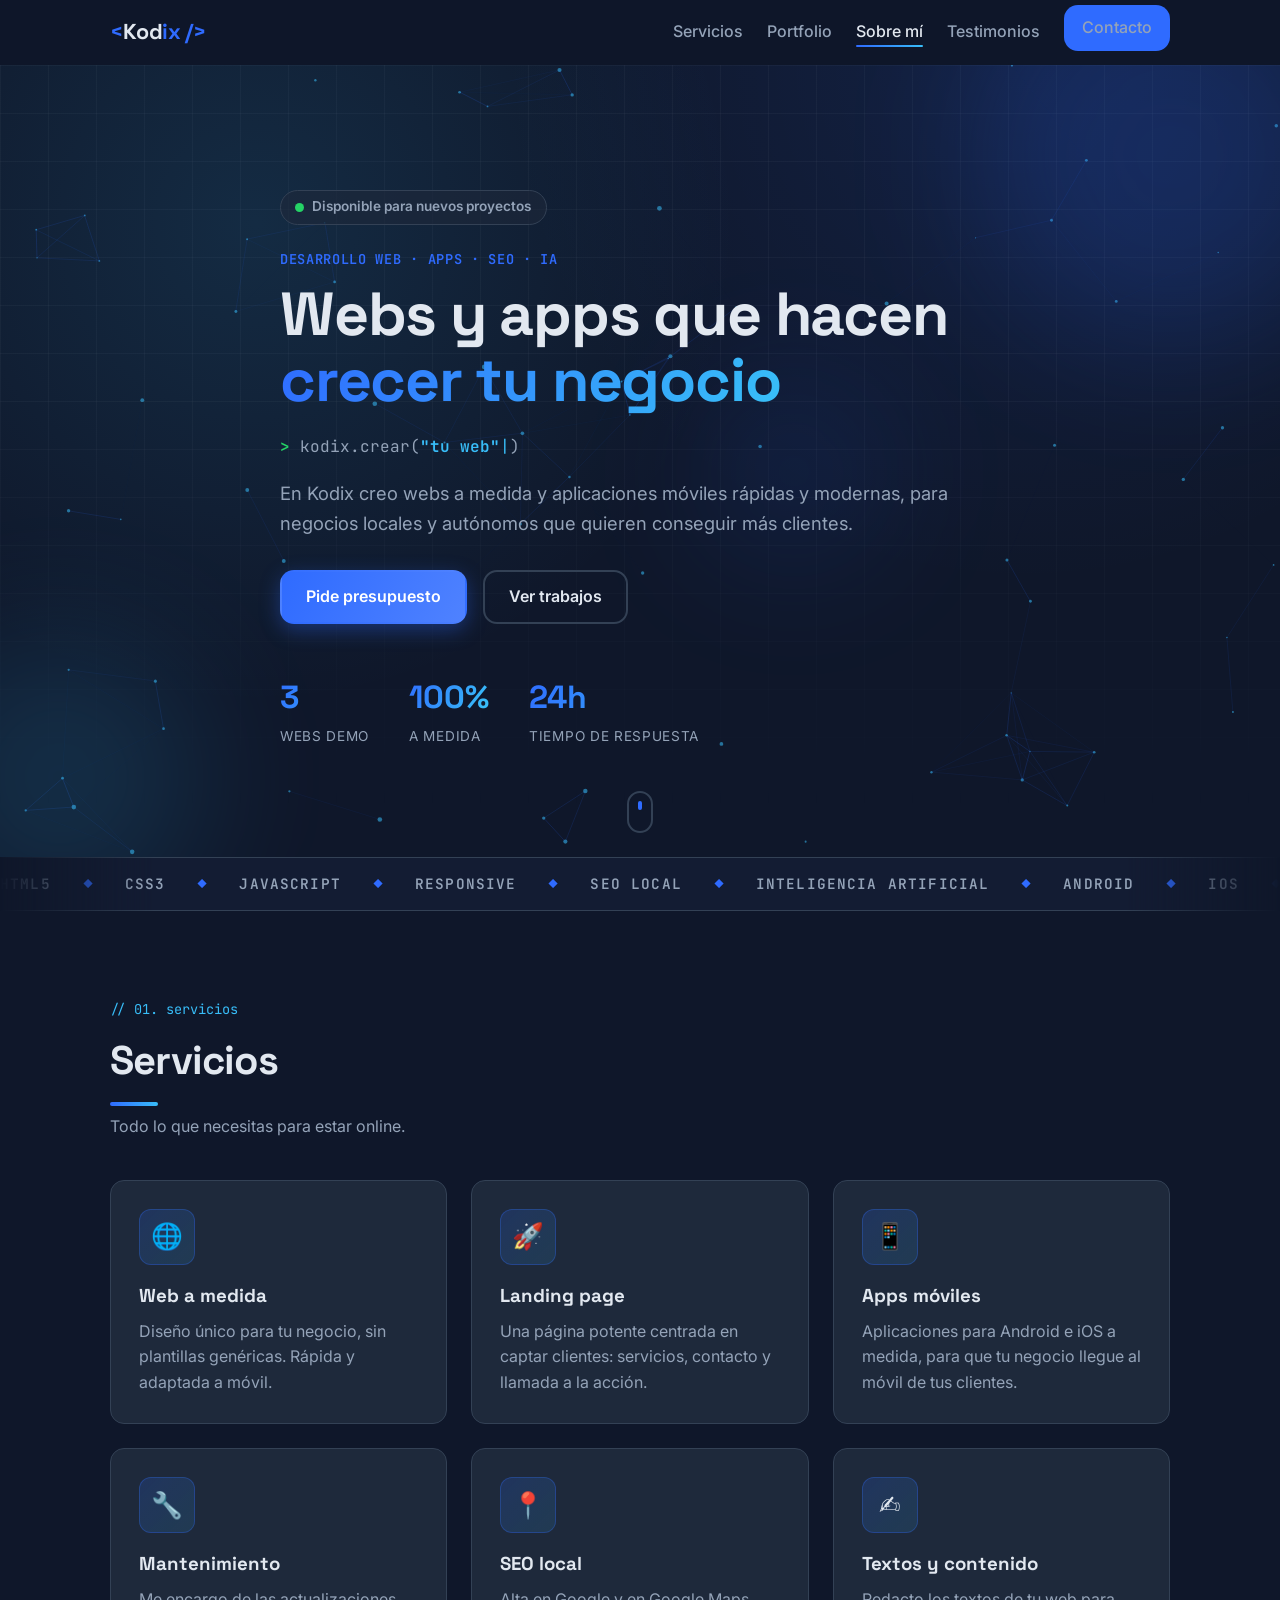
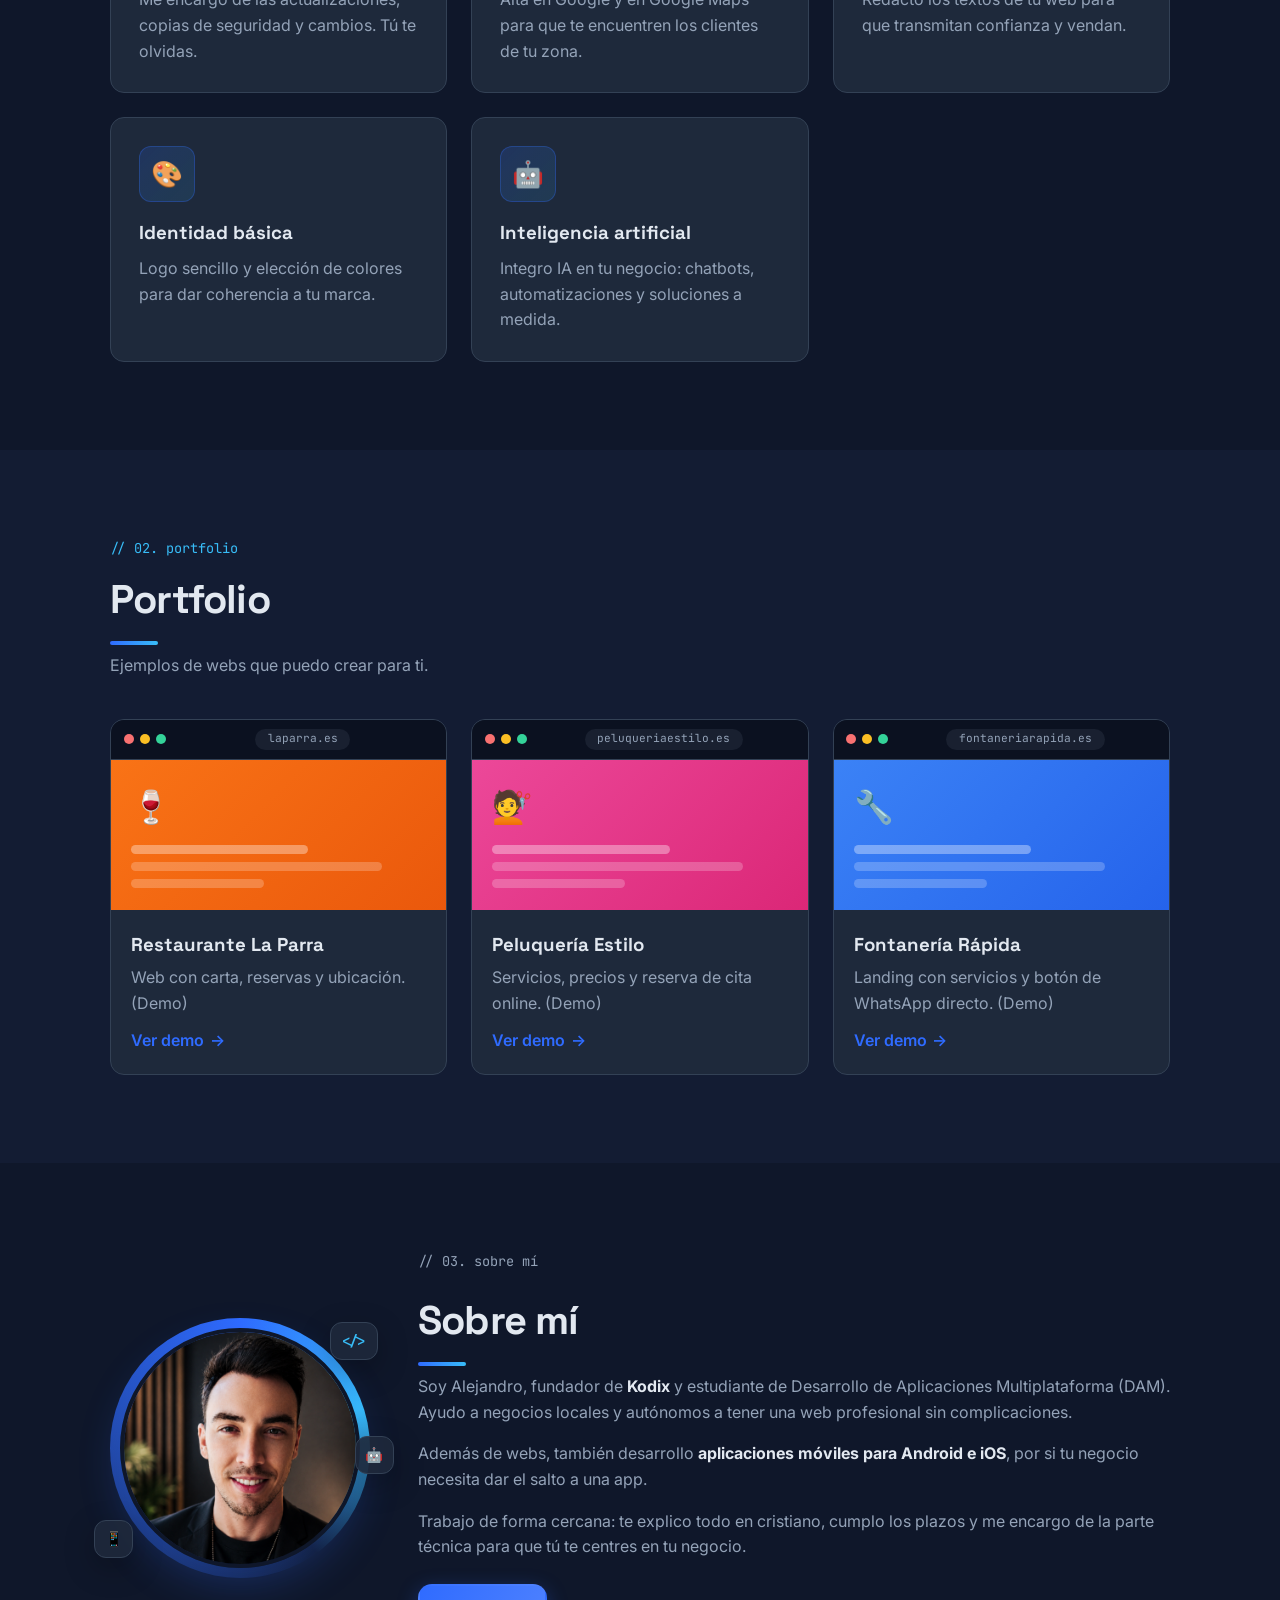
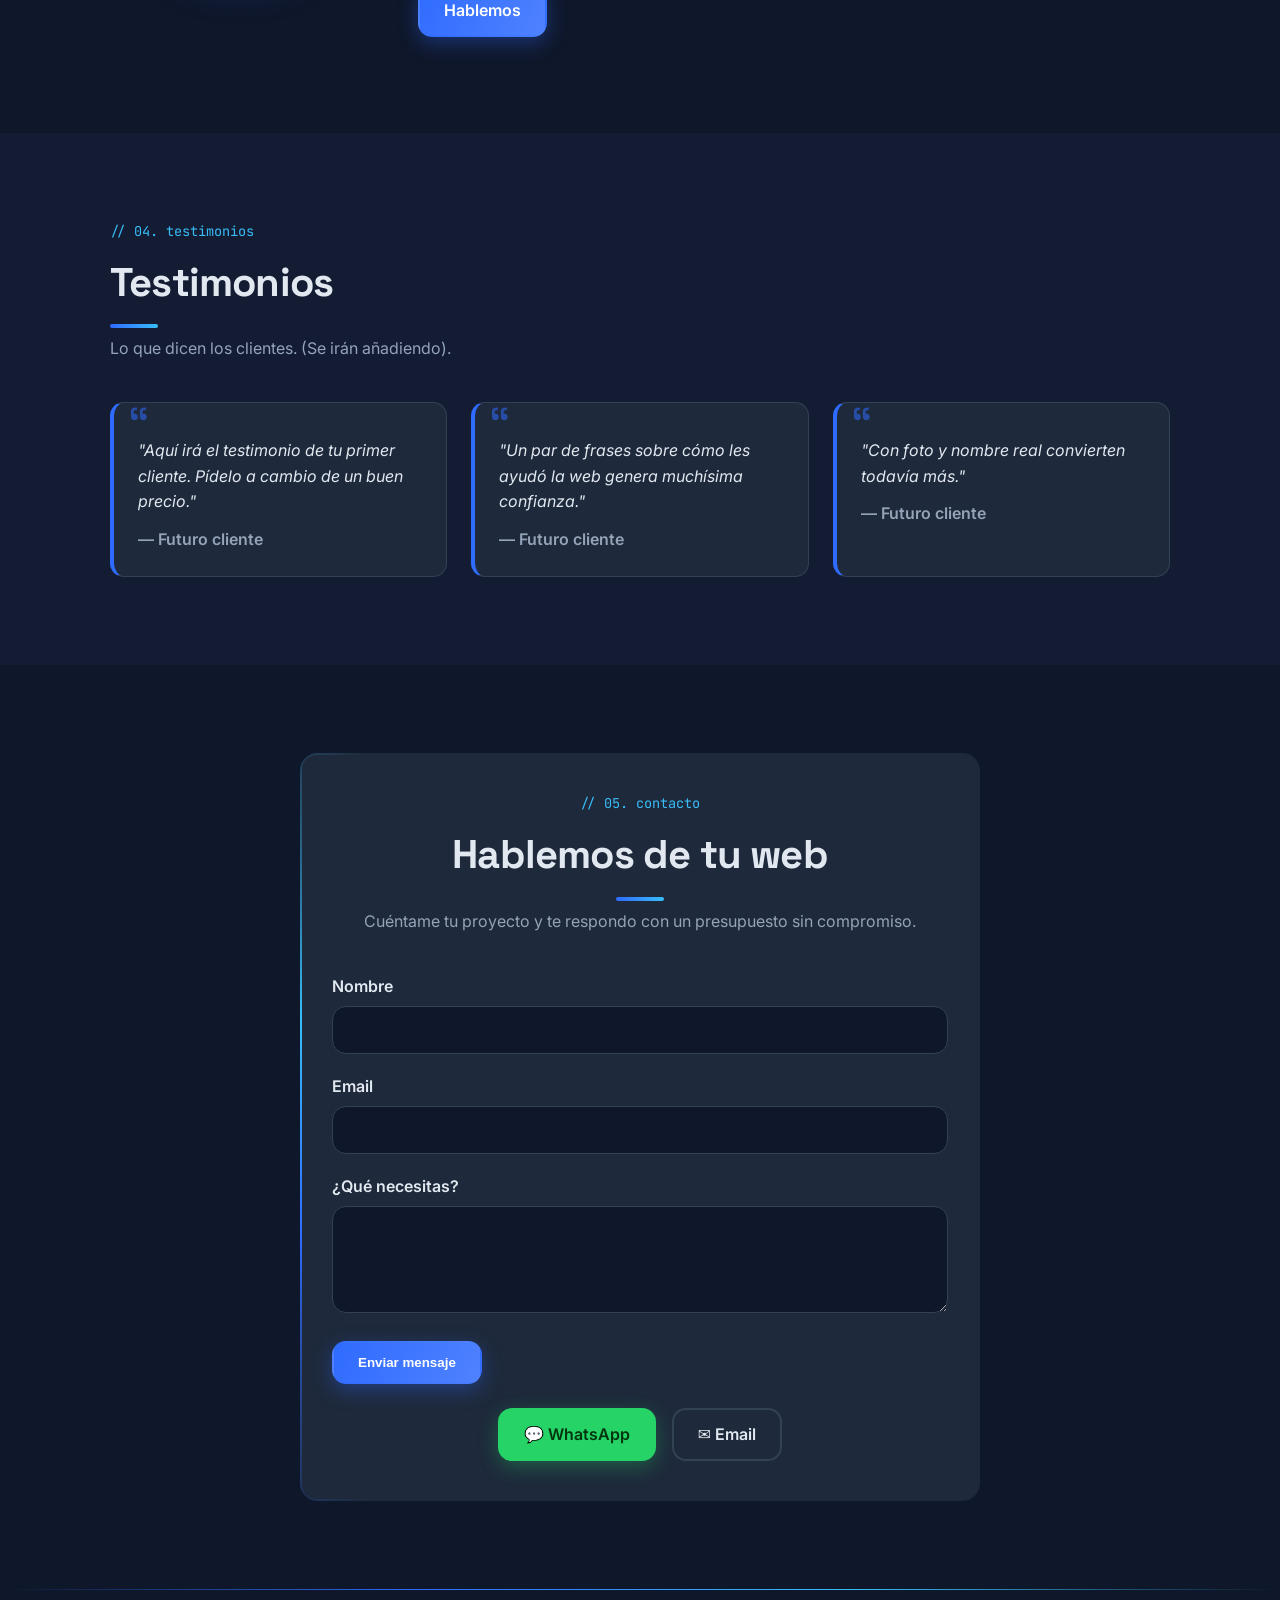
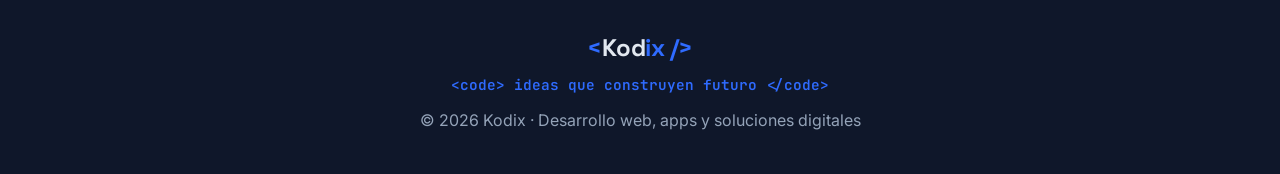
<file: index.html>
<!DOCTYPE html>
<html lang="es">
<head>
  <meta charset="UTF-8" />
  <meta name="viewport" content="width=device-width, initial-scale=1.0" />

  <!-- SEO básico -->
  <title>&lt;Kodix/&gt; | Desarrollo web, apps y soluciones digitales</title>
  <meta name="description" content="Kodix: desarrollo web, apps para Android e iOS, SEO e inteligencia artificial para negocios locales y autónomos. Ideas que construyen futuro." />

  <link rel="icon" href="img/favicon.svg" type="image/svg+xml" />

  <!-- Tipografías: Space Grotesk (títulos), Inter (texto), JetBrains Mono (detalles código) -->
  <link rel="preconnect" href="https://fonts.googleapis.com" />
  <link rel="preconnect" href="https://fonts.gstatic.com" crossorigin />
  <link href="https://fonts.googleapis.com/css2?family=Inter:wght@400;500;600;700&family=JetBrains+Mono:wght@400;600&family=Space+Grotesk:wght@500;600;700&display=swap" rel="stylesheet" />

  <link rel="stylesheet" href="css/styles.css" />
</head>
<body>

  <!-- Barra de progreso de scroll (se rellena al bajar) -->
  <div class="scroll-progress" id="scrollProgress"></div>

  <!-- ================= CABECERA / NAV ================= -->
  <header class="site-header" id="siteHeader">
    <nav class="nav container">
      <a href="#inicio" class="logo"><span class="logo-b">&lt;</span>Kod<span class="logo-accent">ix</span><span class="logo-b"> /&gt;</span></a>

      <button class="nav-toggle" id="navToggle" aria-label="Abrir menú" aria-expanded="false">
        <span></span><span></span><span></span>
      </button>

      <ul class="nav-menu" id="navMenu">
        <li><a href="#servicios" data-nav>Servicios</a></li>
        <li><a href="#portfolio" data-nav>Portfolio</a></li>
        <li><a href="#sobre-mi" data-nav>Sobre mí</a></li>
        <li><a href="#testimonios" data-nav>Testimonios</a></li>
        <li><a href="#contacto" class="btn btn-nav">Contacto</a></li>
      </ul>
    </nav>
  </header>

  <main>

    <!-- ================= 1. HERO / INICIO ================= -->
    <section id="inicio" class="hero">
      <!-- Capas decorativas del fondo -->
      <canvas id="particles" class="hero-particles" aria-hidden="true"></canvas>
      <div class="hero-grid" aria-hidden="true"></div>
      <div class="orb orb-1" aria-hidden="true"></div>
      <div class="orb orb-2" aria-hidden="true"></div>
      <div class="orb orb-3" aria-hidden="true"></div>

      <div class="container hero-content">
        <p class="hero-badge"><span class="badge-dot"></span> Disponible para nuevos proyectos</p>

        <p class="hero-eyebrow">Desarrollo web · Apps · SEO · IA</p>

        <h1>Webs y apps que hacen <span class="gradient-text">crecer tu negocio</span></h1>

        <!-- Línea estilo terminal con texto que se escribe solo -->
        <p class="hero-typed">
          <span class="typed-prompt">&gt;</span> kodix.crear(<span class="typed-word" id="typedWord"></span><span class="typed-cursor">|</span>)
        </p>

        <p class="hero-text">
          En Kodix creo webs a medida y aplicaciones móviles rápidas y modernas,
          para negocios locales y autónomos que quieren conseguir más clientes.
        </p>

        <div class="hero-actions">
          <a href="#contacto" class="btn btn-primary">Pide presupuesto</a>
          <a href="#portfolio" class="btn btn-outline">Ver trabajos</a>
        </div>

        <!-- Mini estadísticas con contador animado -->
        <div class="hero-stats">
          <div class="stat">
            <span class="stat-num" data-count="3" data-suffix="">0</span>
            <span class="stat-label">webs demo</span>
          </div>
          <div class="stat">
            <span class="stat-num" data-count="100" data-suffix="%">0</span>
            <span class="stat-label">a medida</span>
          </div>
          <div class="stat">
            <span class="stat-num" data-count="24" data-suffix="h">0</span>
            <span class="stat-label">tiempo de respuesta</span>
          </div>
        </div>
      </div>

      <!-- Indicador de scroll -->
      <a href="#servicios" class="scroll-hint" aria-label="Bajar a servicios"><span></span></a>
    </section>

    <!-- ================= MARQUESINA DE TECNOLOGÍAS ================= -->
    <div class="marquee" aria-hidden="true">
      <div class="marquee-track">
        <span>HTML5</span><em>◆</em><span>CSS3</span><em>◆</em><span>JavaScript</span><em>◆</em><span>Responsive</span><em>◆</em><span>SEO local</span><em>◆</em><span>Inteligencia Artificial</span><em>◆</em><span>Android</span><em>◆</em><span>iOS</span><em>◆</em><span>Git</span><em>◆</em><span>Vercel</span><em>◆</em>
        <span>HTML5</span><em>◆</em><span>CSS3</span><em>◆</em><span>JavaScript</span><em>◆</em><span>Responsive</span><em>◆</em><span>SEO local</span><em>◆</em><span>Inteligencia Artificial</span><em>◆</em><span>Android</span><em>◆</em><span>iOS</span><em>◆</em><span>Git</span><em>◆</em><span>Vercel</span><em>◆</em>
      </div>
    </div>

    <!-- ================= 2. SERVICIOS ================= -->
    <section id="servicios" class="section">
      <div class="container">
        <p class="section-tag reveal">// 01. servicios</p>
        <h2 class="section-title reveal">Servicios</h2>
        <p class="section-subtitle reveal">Todo lo que necesitas para estar online.</p>

        <div class="grid grid-3">
          <article class="card reveal">
            <div class="card-icon">🌐</div>
            <h3>Web a medida</h3>
            <p>Diseño único para tu negocio, sin plantillas genéricas. Rápida y adaptada a móvil.</p>
          </article>

          <article class="card reveal">
            <div class="card-icon">🚀</div>
            <h3>Landing page</h3>
            <p>Una página potente centrada en captar clientes: servicios, contacto y llamada a la acción.</p>
          </article>

          <article class="card reveal">
            <div class="card-icon">📱</div>
            <h3>Apps móviles</h3>
            <p>Aplicaciones para Android e iOS a medida, para que tu negocio llegue al móvil de tus clientes.</p>
          </article>

          <article class="card reveal">
            <div class="card-icon">🔧</div>
            <h3>Mantenimiento</h3>
            <p>Me encargo de las actualizaciones, copias de seguridad y cambios. Tú te olvidas.</p>
          </article>

          <article class="card reveal">
            <div class="card-icon">📍</div>
            <h3>SEO local</h3>
            <p>Alta en Google y en Google Maps para que te encuentren los clientes de tu zona.</p>
          </article>

          <article class="card reveal">
            <div class="card-icon">✍️</div>
            <h3>Textos y contenido</h3>
            <p>Redacto los textos de tu web para que transmitan confianza y vendan.</p>
          </article>

          <article class="card reveal">
            <div class="card-icon">🎨</div>
            <h3>Identidad básica</h3>
            <p>Logo sencillo y elección de colores para dar coherencia a tu marca.</p>
          </article>

          <article class="card reveal">
            <div class="card-icon">🤖</div>
            <h3>Inteligencia artificial</h3>
            <p>Integro IA en tu negocio: chatbots, automatizaciones y soluciones a medida.</p>
          </article>
        </div>
      </div>
    </section>

    <!-- ================= 3. PORTFOLIO (lo más importante) ================= -->
    <section id="portfolio" class="section section-alt">
      <div class="container">
        <p class="section-tag reveal">// 02. portfolio</p>
        <h2 class="section-title reveal">Portfolio</h2>
        <p class="section-subtitle reveal">Ejemplos de webs que puedo crear para ti.</p>

        <div class="grid grid-3">
          <article class="work reveal" data-tilt>
            <a href="demos/restaurante/index.html" target="_blank" rel="noopener" class="work-thumb">
              <!-- Mini navegador de mentira -->
              <span class="browser-bar"><i></i><i></i><i></i><b>laparra.es</b></span>
              <span class="browser-screen screen-1">
                <span class="screen-emoji">🍷</span>
                <span class="skeleton sk-1"></span>
                <span class="skeleton sk-2"></span>
                <span class="skeleton sk-3"></span>
              </span>
            </a>
            <div class="work-body">
              <h3>Restaurante La Parra</h3>
              <p>Web con carta, reservas y ubicación. (Demo)</p>
              <a href="demos/restaurante/index.html" target="_blank" rel="noopener" class="work-link">Ver demo <span class="arrow">→</span></a>
            </div>
          </article>

          <article class="work reveal" data-tilt>
            <a href="demos/peluqueria/index.html" target="_blank" rel="noopener" class="work-thumb">
              <span class="browser-bar"><i></i><i></i><i></i><b>peluqueriaestilo.es</b></span>
              <span class="browser-screen screen-2">
                <span class="screen-emoji">💇</span>
                <span class="skeleton sk-1"></span>
                <span class="skeleton sk-2"></span>
                <span class="skeleton sk-3"></span>
              </span>
            </a>
            <div class="work-body">
              <h3>Peluquería Estilo</h3>
              <p>Servicios, precios y reserva de cita online. (Demo)</p>
              <a href="demos/peluqueria/index.html" target="_blank" rel="noopener" class="work-link">Ver demo <span class="arrow">→</span></a>
            </div>
          </article>

          <article class="work reveal" data-tilt>
            <a href="demos/fontaneria/index.html" target="_blank" rel="noopener" class="work-thumb">
              <span class="browser-bar"><i></i><i></i><i></i><b>fontaneriarapida.es</b></span>
              <span class="browser-screen screen-3">
                <span class="screen-emoji">🔧</span>
                <span class="skeleton sk-1"></span>
                <span class="skeleton sk-2"></span>
                <span class="skeleton sk-3"></span>
              </span>
            </a>
            <div class="work-body">
              <h3>Fontanería Rápida</h3>
              <p>Landing con servicios y botón de WhatsApp directo. (Demo)</p>
              <a href="demos/fontaneria/index.html" target="_blank" rel="noopener" class="work-link">Ver demo <span class="arrow">→</span></a>
            </div>
          </article>
        </div>
      </div>
    </section>

    <!-- ================= 4. SOBRE MÍ ================= -->
    <section id="sobre-mi" class="section">
      <div class="container about">
        <div class="about-photo-wrap reveal">
          <!-- Anillo de gradiente que gira alrededor de la foto -->
          <div class="about-ring" aria-hidden="true"></div>
          <div class="about-photo">
            <img src="img/alejandro.png" alt="Alejandro, fundador de Kodix" />
          </div>
          <!-- Chips flotantes alrededor de la foto -->
          <span class="float-chip chip-1" aria-hidden="true">&lt;/&gt;</span>
          <span class="float-chip chip-2" aria-hidden="true">📱</span>
          <span class="float-chip chip-3" aria-hidden="true">🤖</span>
        </div>
        <div class="about-text">
          <p class="section-tag reveal">// 03. sobre mí</p>
          <h2 class="section-title reveal">Sobre mí</h2>
          <p class="reveal">
            Soy Alejandro, fundador de <strong>Kodix</strong> y estudiante de
            Desarrollo de Aplicaciones Multiplataforma (DAM). Ayudo a negocios
            locales y autónomos a tener una web profesional sin complicaciones.
          </p>
          <p class="reveal">
            Además de webs, también desarrollo <strong>aplicaciones móviles
            para Android e iOS</strong>, por si tu negocio necesita dar el
            salto a una app.
          </p>
          <p class="reveal">
            Trabajo de forma cercana: te explico todo en cristiano, cumplo los
            plazos y me encargo de la parte técnica para que tú te centres en tu
            negocio.
          </p>
          <a href="#contacto" class="btn btn-primary reveal">Hablemos</a>
        </div>
      </div>
    </section>

    <!-- ================= 5. TESTIMONIOS ================= -->
    <section id="testimonios" class="section section-alt">
      <div class="container">
        <p class="section-tag reveal">// 04. testimonios</p>
        <h2 class="section-title reveal">Testimonios</h2>
        <p class="section-subtitle reveal">Lo que dicen los clientes. (Se irán añadiendo).</p>

        <div class="grid grid-3">
          <blockquote class="quote reveal">
            <p>"Aquí irá el testimonio de tu primer cliente. Pídelo a cambio de un buen precio."</p>
            <footer>— Futuro cliente</footer>
          </blockquote>
          <blockquote class="quote reveal">
            <p>"Un par de frases sobre cómo les ayudó la web genera muchísima confianza."</p>
            <footer>— Futuro cliente</footer>
          </blockquote>
          <blockquote class="quote reveal">
            <p>"Con foto y nombre real convierten todavía más."</p>
            <footer>— Futuro cliente</footer>
          </blockquote>
        </div>
      </div>
    </section>

    <!-- ================= 6. CONTACTO / CTA ================= -->
    <section id="contacto" class="section">
      <div class="container contact">
        <div class="contact-panel reveal">
          <p class="section-tag">// 05. contacto</p>
          <h2 class="section-title">Hablemos de tu web</h2>
          <p class="section-subtitle">Cuéntame tu proyecto y te respondo con un presupuesto sin compromiso.</p>

          <form class="contact-form" id="contactForm" novalidate>
            <div class="form-row">
              <label for="nombre">Nombre</label>
              <input type="text" id="nombre" name="nombre" required />
            </div>
            <div class="form-row">
              <label for="email">Email</label>
              <input type="email" id="email" name="email" required />
            </div>
            <div class="form-row">
              <label for="mensaje">¿Qué necesitas?</label>
              <textarea id="mensaje" name="mensaje" rows="4" required></textarea>
            </div>
            <button type="submit" class="btn btn-primary">Enviar mensaje</button>
            <p class="form-status" id="formStatus" role="status"></p>
          </form>

          <div class="contact-alt">
            <a href="https://wa.me/34684085186" class="btn btn-whatsapp" target="_blank" rel="noopener">💬 WhatsApp</a>
            <a href="mailto:kodixdeveloper@gmail.com" class="btn btn-outline">✉️ Email</a>
          </div>
        </div>
      </div>
    </section>

  </main>

  <!-- ================= FOOTER ================= -->
  <footer class="site-footer">
    <div class="container">
      <p class="footer-brand"><span class="logo-b">&lt;</span>Kod<span class="logo-accent">ix</span><span class="logo-b"> /&gt;</span></p>
      <p class="footer-tagline">&lt;code&gt; ideas que construyen futuro &lt;/code&gt;</p>
      <p>© <span id="year"></span> Kodix · Desarrollo web, apps y soluciones digitales</p>
    </div>
  </footer>

  <!-- Botón volver arriba -->
  <a href="#inicio" class="back-top" id="backTop" aria-label="Volver arriba">↑</a>

  <script src="js/main.js"></script>
</body>
</html>
</file>
<file: css/styles.css>
/* ============================================================
   ESTILOS — Web personal de servicios <Kodix/>
   Versión "vitaminada": animaciones, gradientes y efectos.
   Organizado por bloques. Cambia colores en :root.
   ============================================================ */

/* ---------- Variables de color y diseño ---------- */
:root {
  --color-fondo: #0f172a;        /* azul muy oscuro */
  --color-fondo-alt: #131c33;    /* azul oscuro (secciones alternas) */
  --color-superficie: #1e293b;
  --color-texto: #e2e8f0;
  --color-texto-suave: #94a3b8;
  --color-primario: #2f6bff;     /* azul Kodix (acento) */
  --color-primario-oscuro: #1e56e6;
  --color-cian: #38bdf8;         /* segundo acento (gradientes) */
  --color-whatsapp: #25d366;
  --color-borde: #334155;

  --grad-kodix: linear-gradient(120deg, #2f6bff, #38bdf8, #2f6bff);

  --fuente-titulos: "Space Grotesk", system-ui, sans-serif;
  --fuente-texto: "Inter", system-ui, sans-serif;
  --fuente-mono: "JetBrains Mono", ui-monospace, monospace;

  --radio: 14px;
  --ancho-max: 1100px;
  --sombra: 0 10px 30px rgba(0, 0, 0, 0.25);
  --transicion: 0.25s ease;
}

/* ---------- Reset básico ---------- */
* {
  margin: 0;
  padding: 0;
  box-sizing: border-box;
}

html {
  scroll-behavior: smooth;
}

body {
  font-family: var(--fuente-texto);
  background-color: var(--color-fondo);
  color: var(--color-texto);
  line-height: 1.6;
  overflow-x: hidden;
}

h1, h2, h3, .logo, .footer-brand {
  font-family: var(--fuente-titulos);
}

img {
  max-width: 100%;
  display: block;
}

a {
  color: inherit;
  text-decoration: none;
}

/* Color al seleccionar texto */
::selection {
  background: var(--color-primario);
  color: #fff;
}

/* Scrollbar personalizada (Chrome/Edge) */
::-webkit-scrollbar { width: 10px; }
::-webkit-scrollbar-track { background: var(--color-fondo); }
::-webkit-scrollbar-thumb {
  background: var(--color-borde);
  border-radius: 5px;
}
::-webkit-scrollbar-thumb:hover { background: var(--color-primario); }

/* ---------- Contenedor central ---------- */
.container {
  width: 100%;
  max-width: var(--ancho-max);
  margin: 0 auto;
  padding: 0 1.25rem;
}

/* ============================================================
   BARRA DE PROGRESO DE SCROLL (arriba del todo)
   ============================================================ */
.scroll-progress {
  position: fixed;
  top: 0;
  left: 0;
  height: 3px;
  width: 0%;
  background: linear-gradient(90deg, var(--color-primario), var(--color-cian));
  z-index: 200;
  box-shadow: 0 0 12px rgba(56, 189, 248, 0.7);
}

/* ============================================================
   BOTONES
   ============================================================ */
.btn {
  display: inline-block;
  position: relative;
  overflow: hidden;
  padding: 0.75rem 1.5rem;
  border-radius: var(--radio);
  font-weight: 600;
  cursor: pointer;
  border: 2px solid transparent;
  transition: transform var(--transicion), background var(--transicion),
              box-shadow var(--transicion), border-color var(--transicion);
}

.btn:hover {
  transform: translateY(-3px);
}

.btn:active {
  transform: translateY(-1px) scale(0.98);
}

.btn-primary {
  background: linear-gradient(120deg, var(--color-primario), #4f82ff);
  color: #ffffff;
  box-shadow: 0 6px 20px rgba(47, 107, 255, 0.35);
}

.btn-primary:hover {
  box-shadow: 0 10px 32px rgba(47, 107, 255, 0.55);
}

/* Brillo que barre el botón primario */
.btn-primary::after {
  content: "";
  position: absolute;
  top: 0;
  left: -80%;
  width: 50%;
  height: 100%;
  background: linear-gradient(100deg, transparent, rgba(255, 255, 255, 0.35), transparent);
  transform: skewX(-20deg);
  animation: brillo-btn 3.5s ease-in-out infinite;
}

@keyframes brillo-btn {
  0%, 60% { left: -80%; }
  100%    { left: 180%; }
}

.btn-outline {
  border-color: var(--color-borde);
  color: var(--color-texto);
}

.btn-outline:hover {
  border-color: var(--color-primario);
  box-shadow: 0 6px 20px rgba(47, 107, 255, 0.2);
}

.btn-whatsapp {
  background: var(--color-whatsapp);
  color: #04350f;
  box-shadow: 0 6px 20px rgba(37, 211, 102, 0.3);
}

.btn-nav {
  padding: 0.5rem 1rem;
  background: var(--color-primario);
  color: #ffffff;
}

/* ============================================================
   CABECERA / NAVEGACIÓN
   ============================================================ */
.site-header {
  position: sticky;
  top: 0;
  z-index: 100;
  background: rgba(15, 23, 42, 0.75);
  backdrop-filter: blur(12px);
  -webkit-backdrop-filter: blur(12px);
  border-bottom: 1px solid transparent;
  transition: border-color var(--transicion), box-shadow var(--transicion);
}

/* Al hacer scroll, el JS añade .scrolled */
.site-header.scrolled {
  border-bottom-color: var(--color-borde);
  box-shadow: 0 10px 30px rgba(0, 0, 0, 0.35);
}

.nav {
  display: flex;
  align-items: center;
  justify-content: space-between;
  height: 64px;
}

.logo {
  font-size: 1.35rem;
  font-weight: 700;
  letter-spacing: -0.02em;
  transition: transform var(--transicion);
}

.logo:hover {
  transform: scale(1.05);
}

/* Corchetes < /> y las letras "ix" en azul, como el logotipo */
.logo-b,
.logo-accent {
  color: var(--color-primario);
}

.nav-menu {
  list-style: none;
  display: flex;
  align-items: center;
  gap: 1.5rem;
}

.nav-menu a {
  color: var(--color-texto-suave);
  font-weight: 500;
  position: relative;
  transition: color var(--transicion);
}

/* Subrayado animado que crece al pasar el ratón o en la sección activa */
.nav-menu a[data-nav]::after {
  content: "";
  position: absolute;
  left: 0;
  bottom: -6px;
  width: 100%;
  height: 2px;
  background: linear-gradient(90deg, var(--color-primario), var(--color-cian));
  border-radius: 2px;
  transform: scaleX(0);
  transform-origin: left;
  transition: transform var(--transicion);
}

.nav-menu a:hover,
.nav-menu a.activo {
  color: var(--color-texto);
}

.nav-menu a[data-nav]:hover::after,
.nav-menu a[data-nav].activo::after {
  transform: scaleX(1);
}

/* Botón hamburguesa (oculto en escritorio) */
.nav-toggle {
  display: none;
  flex-direction: column;
  gap: 5px;
  background: none;
  border: none;
  cursor: pointer;
}

.nav-toggle span {
  width: 26px;
  height: 3px;
  background: var(--color-texto);
  border-radius: 3px;
  transition: var(--transicion);
}

/* ============================================================
   HERO
   ============================================================ */
.hero {
  position: relative;
  padding: 7rem 0 6rem;
  min-height: 88vh;
  display: flex;
  align-items: center;
  overflow: hidden;
  background:
    radial-gradient(circle at 20% 20%, rgba(56, 189, 248, 0.12), transparent 40%),
    radial-gradient(circle at 80% 0%, rgba(47, 107, 255, 0.12), transparent 40%);
}

/* Canvas de partículas (lo dibuja el JS) */
.hero-particles {
  position: absolute;
  inset: 0;
  width: 100%;
  height: 100%;
  pointer-events: none;
}

/* Rejilla sutil de fondo, se desvanece hacia abajo */
.hero-grid {
  position: absolute;
  inset: 0;
  background-image:
    linear-gradient(rgba(148, 163, 184, 0.06) 1px, transparent 1px),
    linear-gradient(90deg, rgba(148, 163, 184, 0.06) 1px, transparent 1px);
  background-size: 48px 48px;
  mask-image: linear-gradient(to bottom, black 40%, transparent 95%);
  -webkit-mask-image: linear-gradient(to bottom, black 40%, transparent 95%);
  pointer-events: none;
}

/* Orbes de luz difuminados que flotan */
.orb {
  position: absolute;
  border-radius: 50%;
  filter: blur(70px);
  opacity: 0.5;
  pointer-events: none;
  animation: flotar 9s ease-in-out infinite;
}

.orb-1 {
  width: 380px;
  height: 380px;
  background: rgba(47, 107, 255, 0.35);
  top: -100px;
  right: -80px;
}

.orb-2 {
  width: 280px;
  height: 280px;
  background: rgba(56, 189, 248, 0.28);
  bottom: -60px;
  left: -80px;
  animation-delay: -3s;
}

.orb-3 {
  width: 180px;
  height: 180px;
  background: rgba(47, 107, 255, 0.25);
  top: 40%;
  left: 55%;
  animation-delay: -6s;
}

@keyframes flotar {
  0%, 100% { transform: translateY(0) translateX(0); }
  50%      { transform: translateY(-30px) translateX(20px); }
}

.hero-content {
  position: relative;
  z-index: 2;
  max-width: 760px;
}

/* Insignia "disponible" con punto pulsante */
.hero-badge {
  display: inline-flex;
  align-items: center;
  gap: 0.5rem;
  font-size: 0.85rem;
  font-weight: 600;
  color: var(--color-texto-suave);
  border: 1px solid var(--color-borde);
  background: rgba(30, 41, 59, 0.6);
  padding: 0.35rem 0.9rem;
  border-radius: 999px;
  margin-bottom: 1.5rem;
  animation: entrada-arriba 0.7s ease both;
}

.badge-dot {
  width: 9px;
  height: 9px;
  border-radius: 50%;
  background: var(--color-whatsapp);
  animation: pulso 1.6s ease-in-out infinite;
}

@keyframes pulso {
  0%, 100% { box-shadow: 0 0 0 0 rgba(37, 211, 102, 0.6); }
  50%      { box-shadow: 0 0 0 7px rgba(37, 211, 102, 0); }
}

.hero-eyebrow {
  color: var(--color-primario);
  font-family: var(--fuente-mono);
  font-weight: 600;
  letter-spacing: 0.05em;
  text-transform: uppercase;
  font-size: 0.85rem;
  margin-bottom: 0.75rem;
  animation: entrada-arriba 0.7s 0.1s ease both;
}

.hero h1 {
  font-size: clamp(2.2rem, 6vw, 3.8rem);
  line-height: 1.08;
  letter-spacing: -0.02em;
  margin-bottom: 1.25rem;
  animation: entrada-arriba 0.7s 0.2s ease both;
}

/* Texto con gradiente animado que se mueve */
.gradient-text {
  background: var(--grad-kodix);
  background-size: 200% auto;
  -webkit-background-clip: text;
  background-clip: text;
  color: transparent;
  animation: mover-gradiente 4s linear infinite;
}

@keyframes mover-gradiente {
  to { background-position: 200% center; }
}

/* Línea estilo terminal con efecto máquina de escribir */
.hero-typed {
  font-family: var(--fuente-mono);
  font-size: 1rem;
  color: var(--color-texto-suave);
  margin-bottom: 1.25rem;
  animation: entrada-arriba 0.7s 0.3s ease both;
}

.typed-prompt {
  color: var(--color-whatsapp);
  font-weight: 600;
}

.typed-word {
  color: var(--color-cian);
  font-weight: 600;
}

.typed-cursor {
  color: var(--color-cian);
  animation: parpadeo 0.9s step-end infinite;
}

@keyframes parpadeo {
  50% { opacity: 0; }
}

.hero-text {
  font-size: 1.15rem;
  color: var(--color-texto-suave);
  margin-bottom: 2rem;
  animation: entrada-arriba 0.7s 0.4s ease both;
}

.hero-actions {
  display: flex;
  gap: 1rem;
  flex-wrap: wrap;
  animation: entrada-arriba 0.7s 0.5s ease both;
}

/* Estadísticas del hero */
.hero-stats {
  display: flex;
  gap: 2.5rem;
  margin-top: 3rem;
  flex-wrap: wrap;
  animation: entrada-arriba 0.7s 0.6s ease both;
}

.stat-num {
  display: block;
  font-family: var(--fuente-titulos);
  font-size: 2rem;
  font-weight: 700;
  background: var(--grad-kodix);
  background-size: 200% auto;
  -webkit-background-clip: text;
  background-clip: text;
  color: transparent;
}

.stat-label {
  font-size: 0.85rem;
  color: var(--color-texto-suave);
  text-transform: uppercase;
  letter-spacing: 0.05em;
}

@keyframes entrada-arriba {
  from {
    opacity: 0;
    transform: translateY(24px);
  }
  to {
    opacity: 1;
    transform: translateY(0);
  }
}

/* Indicador de scroll (ratoncito) */
.scroll-hint {
  position: absolute;
  bottom: 1.5rem;
  left: 50%;
  transform: translateX(-50%);
  width: 26px;
  height: 42px;
  border: 2px solid var(--color-borde);
  border-radius: 999px;
  display: flex;
  justify-content: center;
  padding-top: 8px;
  z-index: 2;
  transition: border-color var(--transicion);
}

.scroll-hint:hover { border-color: var(--color-primario); }

.scroll-hint span {
  width: 4px;
  height: 9px;
  border-radius: 2px;
  background: var(--color-primario);
  animation: rueda 1.6s ease-in-out infinite;
}

@keyframes rueda {
  0%   { transform: translateY(0); opacity: 1; }
  70%  { transform: translateY(12px); opacity: 0; }
  100% { transform: translateY(0); opacity: 0; }
}

/* ============================================================
   MARQUESINA DE TECNOLOGÍAS (banda que se desplaza sola)
   ============================================================ */
.marquee {
  overflow: hidden;
  border-top: 1px solid var(--color-borde);
  border-bottom: 1px solid var(--color-borde);
  background: var(--color-fondo-alt);
  padding: 0.9rem 0;
  /* Se desvanece por los lados */
  mask-image: linear-gradient(90deg, transparent, black 12%, black 88%, transparent);
  -webkit-mask-image: linear-gradient(90deg, transparent, black 12%, black 88%, transparent);
}

.marquee-track {
  display: flex;
  align-items: center;
  gap: 2rem;
  width: max-content;
  animation: marquesina 28s linear infinite;
}

.marquee:hover .marquee-track {
  animation-play-state: paused;
}

.marquee-track span {
  font-family: var(--fuente-mono);
  font-weight: 600;
  font-size: 0.9rem;
  letter-spacing: 0.08em;
  text-transform: uppercase;
  color: var(--color-texto-suave);
  white-space: nowrap;
}

.marquee-track em {
  color: var(--color-primario);
  font-style: normal;
  font-size: 0.6rem;
}

@keyframes marquesina {
  to { transform: translateX(-50%); }
}

/* ============================================================
   SECCIONES GENÉRICAS
   ============================================================ */
.section {
  padding: 5.5rem 0;
  position: relative;
}

.section-alt {
  background: var(--color-fondo-alt);
}

/* Etiqueta tipo comentario de código sobre el título */
.section-tag {
  font-family: var(--fuente-mono);
  font-size: 0.85rem;
  color: var(--color-cian);
  margin-bottom: 0.5rem;
}

.section-title {
  font-size: clamp(1.75rem, 4vw, 2.5rem);
  letter-spacing: -0.02em;
  margin-bottom: 0.5rem;
  position: relative;
  display: inline-block;
}

/* Rayita de gradiente bajo cada título */
.section-title::after {
  content: "";
  display: block;
  width: 48px;
  height: 4px;
  border-radius: 4px;
  margin-top: 0.6rem;
  background: linear-gradient(90deg, var(--color-primario), var(--color-cian));
}

.section-subtitle {
  color: var(--color-texto-suave);
  margin-bottom: 2.5rem;
}

/* ---------- Rejillas ---------- */
.grid {
  display: grid;
  gap: 1.5rem;
}

.grid-3 {
  grid-template-columns: repeat(3, 1fr);
}

/* ============================================================
   APARICIÓN AL HACER SCROLL (el JS añade .visible)
   ============================================================ */
.reveal {
  opacity: 0;
  transform: translateY(28px);
  transition: opacity 0.7s ease, transform 0.7s ease;
  transition-delay: var(--delay, 0s);
}

.reveal.visible {
  opacity: 1;
  transform: translateY(0);
}

/* ============================================================
   TARJETAS DE SERVICIOS (con foco de luz que sigue al ratón)
   ============================================================ */
.card {
  position: relative;
  background: var(--color-superficie);
  border: 1px solid var(--color-borde);
  border-radius: var(--radio);
  padding: 1.75rem;
  overflow: hidden;
  transition: transform var(--transicion), border-color var(--transicion),
              box-shadow var(--transicion), opacity 0.7s ease;
}

/* Foco de luz: el JS actualiza --mx y --my con la posición del ratón */
.card::before {
  content: "";
  position: absolute;
  inset: 0;
  background: radial-gradient(420px circle at var(--mx, 50%) var(--my, 50%),
              rgba(47, 107, 255, 0.14), transparent 45%);
  opacity: 0;
  transition: opacity 0.3s ease;
  pointer-events: none;
}

.card:hover::before {
  opacity: 1;
}

.card:hover {
  transform: translateY(-6px);
  border-color: var(--color-primario);
  box-shadow: 0 16px 40px rgba(47, 107, 255, 0.18);
}

.card-icon {
  font-size: 1.6rem;
  width: 56px;
  height: 56px;
  display: grid;
  place-items: center;
  border-radius: 12px;
  background: linear-gradient(135deg, rgba(47, 107, 255, 0.18), rgba(56, 189, 248, 0.12));
  border: 1px solid rgba(47, 107, 255, 0.3);
  margin-bottom: 1rem;
  transition: transform var(--transicion);
}

.card:hover .card-icon {
  transform: scale(1.12) rotate(-6deg);
}

.card h3 {
  margin-bottom: 0.5rem;
}

.card p {
  color: var(--color-texto-suave);
}

/* ============================================================
   PORTFOLIO (mini navegadores con tilt 3D)
   ============================================================ */
.work {
  position: relative;
  background: var(--color-superficie);
  border: 1px solid var(--color-borde);
  border-radius: var(--radio);
  overflow: hidden;
  transition: transform var(--transicion), border-color var(--transicion),
              box-shadow var(--transicion), opacity 0.7s ease;
  transform-style: preserve-3d;
}

.work:hover {
  border-color: var(--color-primario);
  box-shadow: 0 20px 50px rgba(47, 107, 255, 0.22);
}

/* Mientras el JS controla el tilt, la transición de transform es corta */
.work.tilting {
  transition: transform 0.1s ease-out, border-color var(--transicion),
              box-shadow var(--transicion);
}

.work-thumb {
  display: block;
}

/* Barra superior del mini navegador (los 3 puntitos) */
.browser-bar {
  display: flex;
  align-items: center;
  gap: 6px;
  padding: 0.55rem 0.8rem;
  background: #0b1120;
  border-bottom: 1px solid var(--color-borde);
}

.browser-bar i {
  width: 10px;
  height: 10px;
  border-radius: 50%;
}

.browser-bar i:nth-child(1) { background: #f87171; }
.browser-bar i:nth-child(2) { background: #fbbf24; }
.browser-bar i:nth-child(3) { background: #34d399; }

.browser-bar b {
  margin-left: auto;
  margin-right: auto;
  font-family: var(--fuente-mono);
  font-weight: 400;
  font-size: 0.7rem;
  color: var(--color-texto-suave);
  background: rgba(148, 163, 184, 0.1);
  padding: 0.1rem 0.8rem;
  border-radius: 999px;
}

/* "Pantalla" del mini navegador */
.browser-screen {
  position: relative;
  height: 150px;
  display: flex;
  flex-direction: column;
  justify-content: center;
  padding: 1rem 1.25rem;
  gap: 8px;
  overflow: hidden;
}

.screen-1 { background: linear-gradient(135deg, #f97316, #ea580c); }
.screen-2 { background: linear-gradient(135deg, #ec4899, #db2777); }
.screen-3 { background: linear-gradient(135deg, #3b82f6, #2563eb); }

.screen-emoji {
  font-size: 2rem;
  margin-bottom: 0.25rem;
  transition: transform var(--transicion);
}

.work:hover .screen-emoji {
  transform: scale(1.2) rotate(8deg);
}

/* Líneas "esqueleto" que simulan contenido de la web */
.skeleton {
  display: block;
  height: 9px;
  border-radius: 5px;
  background: rgba(255, 255, 255, 0.35);
}

.sk-1 { width: 60%; }
.sk-2 { width: 85%; background: rgba(255, 255, 255, 0.22); }
.sk-3 { width: 45%; background: rgba(255, 255, 255, 0.22); }

/* Destello que barre la pantalla al pasar el ratón */
.browser-screen::after {
  content: "";
  position: absolute;
  top: 0;
  left: -90%;
  width: 60%;
  height: 100%;
  background: linear-gradient(100deg, transparent, rgba(255, 255, 255, 0.28), transparent);
  transform: skewX(-20deg);
  transition: left 0.6s ease;
}

.work:hover .browser-screen::after {
  left: 130%;
}

.work-body {
  padding: 1.25rem;
}

.work-body h3 {
  margin-bottom: 0.35rem;
}

.work-body p {
  color: var(--color-texto-suave);
  margin-bottom: 0.75rem;
}

.work-link {
  color: var(--color-primario);
  font-weight: 600;
  display: inline-flex;
  align-items: center;
  gap: 0.35rem;
}

.work-link .arrow {
  transition: transform var(--transicion);
}

.work-link:hover .arrow {
  transform: translateX(5px);
}

/* ============================================================
   SOBRE MÍ
   ============================================================ */
.about {
  display: grid;
  grid-template-columns: 260px 1fr;
  gap: 3rem;
  align-items: center;
}

.about-photo-wrap {
  position: relative;
  width: 240px;
  height: 240px;
  margin: 0 auto;
}

/* Anillo de gradiente cónico que gira alrededor de la foto */
.about-ring {
  position: absolute;
  inset: -10px;
  border-radius: 50%;
  background: conic-gradient(from 0deg, var(--color-primario), var(--color-cian),
              transparent 40%, var(--color-primario));
  animation: girar 5s linear infinite;
}

@keyframes girar {
  to { transform: rotate(360deg); }
}

.about-photo {
  position: absolute;
  inset: 0;
  border-radius: 50%;
  overflow: hidden;
  border: 4px solid var(--color-fondo);
  box-shadow: 0 15px 40px rgba(47, 107, 255, 0.25);
}

.about-photo img {
  width: 100%;
  height: 100%;
  object-fit: cover;
  object-position: center 20%;
}

/* Chips flotantes alrededor de la foto */
.float-chip {
  position: absolute;
  display: grid;
  place-items: center;
  font-family: var(--fuente-mono);
  font-weight: 600;
  font-size: 0.9rem;
  color: var(--color-cian);
  background: rgba(30, 41, 59, 0.9);
  border: 1px solid var(--color-borde);
  border-radius: 12px;
  padding: 0.4rem 0.6rem;
  box-shadow: var(--sombra);
  animation: flotar-chip 4s ease-in-out infinite;
}

.chip-1 { top: -6px; right: -18px; }
.chip-2 { bottom: 10px; left: -26px; animation-delay: -1.3s; }
.chip-3 { top: 45%; right: -34px; animation-delay: -2.6s; }

@keyframes flotar-chip {
  0%, 100% { transform: translateY(0); }
  50%      { transform: translateY(-10px); }
}

.about-text p {
  color: var(--color-texto-suave);
  margin-bottom: 1rem;
}

.about-text strong {
  color: var(--color-texto);
}

.about-text .btn {
  margin-top: 0.5rem;
}

/* ============================================================
   TESTIMONIOS
   ============================================================ */
.quote {
  position: relative;
  background: var(--color-superficie);
  border: 1px solid var(--color-borde);
  border-left: 4px solid var(--color-primario);
  border-radius: var(--radio);
  padding: 2.2rem 1.5rem 1.5rem;
  transition: transform var(--transicion), border-color var(--transicion),
              box-shadow var(--transicion), opacity 0.7s ease;
}

.quote:hover {
  transform: translateY(-6px);
  box-shadow: 0 16px 40px rgba(47, 107, 255, 0.15);
}

/* Comilla gigante decorativa */
.quote::before {
  content: "“";
  position: absolute;
  top: -2px;
  left: 14px;
  font-family: var(--fuente-titulos);
  font-size: 3.2rem;
  line-height: 1;
  color: var(--color-primario);
  opacity: 0.55;
}

.quote p {
  font-style: italic;
  margin-bottom: 0.75rem;
}

.quote footer {
  color: var(--color-texto-suave);
  font-weight: 600;
}

/* ============================================================
   CONTACTO
   ============================================================ */
.contact {
  max-width: 720px;
  text-align: center;
}

/* Panel con borde de gradiente animado */
.contact-panel {
  position: relative;
  background: var(--color-superficie);
  border-radius: calc(var(--radio) + 4px);
  padding: 2.5rem 2rem;
  overflow: hidden;
}

/* El borde de gradiente: una capa detrás girando */
.contact-panel::before {
  content: "";
  position: absolute;
  inset: -150%;
  background: conic-gradient(from 0deg, transparent 60%,
              var(--color-primario), var(--color-cian), transparent 90%);
  animation: girar 6s linear infinite;
  z-index: 0;
}

.contact-panel::after {
  content: "";
  position: absolute;
  inset: 2px;
  background: var(--color-superficie);
  border-radius: var(--radio);
  z-index: 0;
}

/* El contenido va por encima de las dos capas del borde */
.contact-panel > * {
  position: relative;
  z-index: 1;
}

.contact-panel .section-title::after {
  margin-left: auto;
  margin-right: auto;
}

.contact-form {
  text-align: left;
  margin: 2rem 0 1.5rem;
}

.form-row {
  margin-bottom: 1.25rem;
}

.form-row label {
  display: block;
  margin-bottom: 0.4rem;
  font-weight: 600;
}

.form-row input,
.form-row textarea {
  width: 100%;
  padding: 0.8rem;
  border-radius: var(--radio);
  border: 1px solid var(--color-borde);
  background: var(--color-fondo);
  color: var(--color-texto);
  font-family: inherit;
  font-size: 1rem;
  transition: border-color var(--transicion), box-shadow var(--transicion);
}

.form-row input:focus,
.form-row textarea:focus {
  outline: none;
  border-color: var(--color-primario);
  box-shadow: 0 0 0 4px rgba(47, 107, 255, 0.18);
}

.form-status {
  margin-top: 1rem;
  font-weight: 600;
}

.contact-alt {
  display: flex;
  gap: 1rem;
  justify-content: center;
  flex-wrap: wrap;
}

/* ============================================================
   FOOTER
   ============================================================ */
.site-footer {
  position: relative;
  padding: 2.5rem 0;
  text-align: center;
  color: var(--color-texto-suave);
}

/* Línea superior de gradiente en vez de borde plano */
.site-footer::before {
  content: "";
  position: absolute;
  top: 0;
  left: 0;
  right: 0;
  height: 1px;
  background: linear-gradient(90deg, transparent, var(--color-primario), var(--color-cian), transparent);
}

.footer-brand {
  font-size: 1.5rem;
  font-weight: 700;
  letter-spacing: -0.02em;
  color: var(--color-texto);
  margin-bottom: 0.35rem;
}

.footer-tagline {
  font-family: var(--fuente-mono);
  color: var(--color-primario);
  font-weight: 600;
  font-size: 0.9rem;
  margin-bottom: 0.75rem;
}

/* ============================================================
   BOTÓN VOLVER ARRIBA
   ============================================================ */
.back-top {
  position: fixed;
  bottom: 1.5rem;
  right: 1.5rem;
  width: 46px;
  height: 46px;
  display: grid;
  place-items: center;
  font-size: 1.2rem;
  font-weight: 700;
  color: #fff;
  background: linear-gradient(135deg, var(--color-primario), var(--color-cian));
  border-radius: 50%;
  box-shadow: 0 8px 24px rgba(47, 107, 255, 0.4);
  z-index: 90;
  opacity: 0;
  transform: translateY(16px);
  pointer-events: none;
  transition: opacity var(--transicion), transform var(--transicion);
}

/* El JS añade .visible cuando se baja lo suficiente */
.back-top.visible {
  opacity: 1;
  transform: translateY(0);
  pointer-events: auto;
}

.back-top:hover {
  transform: translateY(-4px);
}

/* ============================================================
   ACCESIBILIDAD: si el usuario prefiere menos movimiento,
   se desactivan las animaciones decorativas.
   ============================================================ */
@media (prefers-reduced-motion: reduce) {
  *,
  *::before,
  *::after {
    animation-duration: 0.01ms !important;
    animation-iteration-count: 1 !important;
    transition-duration: 0.01ms !important;
  }

  html { scroll-behavior: auto; }

  .reveal {
    opacity: 1;
    transform: none;
  }

  .hero-particles { display: none; }
}

/* ============================================================
   RESPONSIVE — TABLET Y MÓVIL
   ============================================================ */
@media (max-width: 860px) {
  .grid-3 {
    grid-template-columns: repeat(2, 1fr);
  }

  .about {
    grid-template-columns: 1fr;
    justify-items: center;
    text-align: center;
  }

  .about-text .section-title::after {
    margin-left: auto;
    margin-right: auto;
  }

  .hero {
    min-height: auto;
  }

  .hero-stats {
    gap: 1.75rem;
  }
}

@media (max-width: 640px) {
  /* Menú hamburguesa */
  .nav-toggle {
    display: flex;
  }

  .nav-menu {
    position: absolute;
    top: 64px;
    left: 0;
    right: 0;
    flex-direction: column;
    background: var(--color-fondo);
    border-bottom: 1px solid var(--color-borde);
    padding: 1rem 1.25rem;
    gap: 1rem;
    /* Oculto por defecto en móvil */
    display: none;
  }

  .nav-menu.open {
    display: flex;
  }

  .grid-3 {
    grid-template-columns: 1fr;
  }

  .hero {
    padding: 4.5rem 0 5rem;
  }

  .scroll-hint {
    display: none;
  }

  .float-chip.chip-3 {
    right: -18px;
  }

  .contact-panel {
    padding: 2rem 1.25rem;
  }
}
</file>
